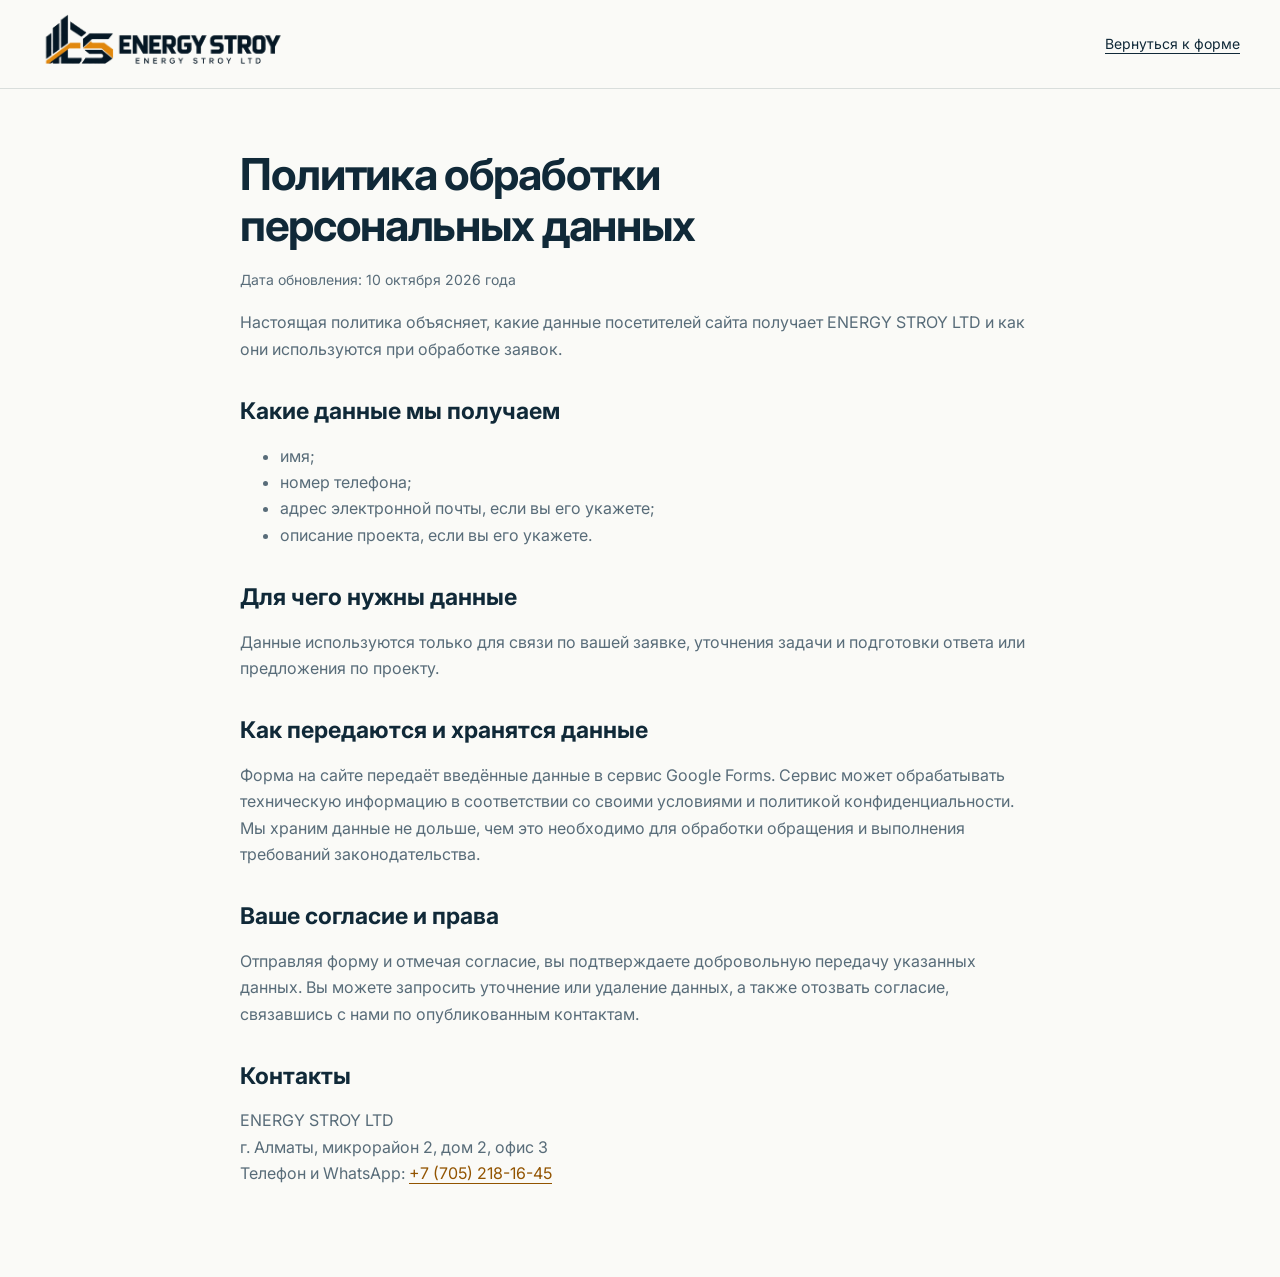
<file: privacy.html>
<!DOCTYPE html>
<html lang="ru">
<head>
    <meta charset="UTF-8">
    <meta name="viewport" content="width=device-width, initial-scale=1.0, viewport-fit=cover">
    <meta name="description" content="Политика обработки персональных данных ENERGY STROY LTD.">
    <meta name="theme-color" content="#071d2d">
    <link rel="canonical" href="https://kazakbayzhanibek.github.io/mag.ingi/privacy.html">
    <link rel="icon" type="image/png" href="energy-stroy-symbol.png">
    <link rel="stylesheet" href="style.css?v=11">
    <link rel="preconnect" href="https://fonts.googleapis.com">
    <link rel="preconnect" href="https://fonts.gstatic.com" crossorigin>
    <link href="https://fonts.googleapis.com/css2?family=Inter:wght@400;500;600;700;800&display=swap" rel="stylesheet">
    <title>Политика конфиденциальности — ENERGY STROY LTD</title>
</head>
<body class="privacy-page">
    <a class="skip-link" href="#privacy-content">Перейти к содержанию</a>
    <header class="privacy-header">
        <div class="container">
            <a href="./" class="brand-wordmark" aria-label="ENERGY STROY LTD — на главную">
                <span class="brand-logo-frame"><img src="energy-stroy-logo-v2.png" alt="ENERGY STROY LTD" class="brand-logo-image" width="2129" height="738"></span>
            </a>
            <a class="privacy-back" href="./#contact-form">Вернуться к форме</a>
        </div>
    </header>
    <main id="privacy-content" class="privacy-content">
        <article class="container privacy-article">
            <h1>Политика обработки персональных данных</h1>
            <p class="privacy-updated">Дата обновления: 10 октября 2026 года</p>

            <p>Настоящая политика объясняет, какие данные посетителей сайта получает ENERGY STROY LTD и как они используются при обработке заявок.</p>

            <h2>Какие данные мы получаем</h2>
            <ul>
                <li>имя;</li>
                <li>номер телефона;</li>
                <li>адрес электронной почты, если вы его укажете;</li>
                <li>описание проекта, если вы его укажете.</li>
            </ul>

            <h2>Для чего нужны данные</h2>
            <p>Данные используются только для связи по вашей заявке, уточнения задачи и подготовки ответа или предложения по проекту.</p>

            <h2>Как передаются и хранятся данные</h2>
            <p>Форма на сайте передаёт введённые данные в сервис Google Forms. Сервис может обрабатывать техническую информацию в соответствии со своими условиями и политикой конфиденциальности. Мы храним данные не дольше, чем это необходимо для обработки обращения и выполнения требований законодательства.</p>

            <h2>Ваше согласие и права</h2>
            <p>Отправляя форму и отмечая согласие, вы подтверждаете добровольную передачу указанных данных. Вы можете запросить уточнение или удаление данных, а также отозвать согласие, связавшись с нами по опубликованным контактам.</p>

            <h2>Контакты</h2>
            <p>ENERGY STROY LTD<br>г. Алматы, микрорайон 2, дом 2, офис 3<br>Телефон и WhatsApp: <a href="tel:+77052181645">+7 (705) 218-16-45</a></p>
        </article>
    </main>
</body>
</html>
</file>
<file: style.css>
/* ENERGY STROY LTD — navy, warm white and amber */
:root {
  --navy: #071d2d;
  --navy-soft: #102e42;
  --paper: #fafaf7;
  --white: #fff;
  --amber: #f5a012;
  --accent-dark: #925400;
  --text: #102938;
  --muted: #586c79;
  --line: #d9dedc;
  --header-height: 88px;
  --space-section: clamp(64px, 8vw, 112px);
}
* { box-sizing: border-box; }
html { scroll-behavior: smooth; scroll-padding-top: calc(var(--header-height) + 20px); }
body { margin: 0; background: var(--paper); color: var(--text); font-family: Inter, sans-serif; font-size: 16px; line-height: 1.65; -webkit-font-smoothing: antialiased; }
::selection { background: var(--amber); color: var(--navy); }
body { scrollbar-color: #7f8f98 var(--paper); }
a { color: inherit; text-decoration: none; text-underline-offset: 4px; }
button, input, textarea { font: inherit; }
button, a, input, textarea { -webkit-tap-highlight-color: transparent; }
button { cursor: pointer; }
a:focus-visible, button:focus-visible, input:focus-visible, textarea:focus-visible { outline: 3px solid #ba7200; outline-offset: 5px; }
h1, h2, h3, p { margin: 0; }
h1, h2, h3 { line-height: 1.15; text-wrap: balance; }
img { display: block; max-width: 100%; }
svg { flex-shrink: 0; vertical-align: middle; }
.container { width: min(1200px, calc(100% - 80px)); margin-inline: auto; }
section:not(.hero) { padding-block: var(--space-section); }
.skip-link { position: fixed; top: 8px; left: 12px; z-index: 100; padding: 12px 20px; background: var(--amber); color: var(--navy); transform: translateY(-160%); }
.skip-link:focus { transform: translateY(0); }
.site-header { position: sticky; top: 0; z-index: 30; background: var(--paper); border-bottom: 1px solid var(--line); }
.navbar .container { min-height: var(--header-height); display: flex; align-items: center; gap: 30px; }
.brand-wordmark { display: inline-flex; flex-shrink: 0; }
.brand-logo-frame { display: block; width: 250px; }
.brand-logo-image { width: 100%; height: auto; }
.nav-links { display: flex; gap: 25px; list-style: none; margin: 0 0 0 auto; padding: 0; }
.nav-links a { display: block; padding-block: 12px; font-size: 14px; font-weight: 600; white-space: nowrap; border-bottom: 2px solid transparent; }
.nav-links a:hover, .nav-links a.active { color: var(--accent-dark); border-color: var(--amber); }
.nav-cta { display: inline-flex; align-items: center; justify-content: center; gap: 10px; min-height: 46px; padding: 10px 18px; background: var(--navy); color: white; font-size: 14px; font-weight: 600; white-space: nowrap; transition: background .2s; }
.nav-cta:hover { background: #1d4157; }
.mobile-toggle { display: none; width: 46px; height: 46px; border: 1px solid var(--line); background: transparent; align-items: center; justify-content: center; flex-direction: column; gap: 5px; }
.mobile-toggle span { width: 20px; height: 2px; background: var(--navy); transition: transform .2s, opacity .2s; }
.mobile-toggle[aria-expanded="true"] span:nth-child(1) { transform: translateY(7px) rotate(45deg); }
.mobile-toggle[aria-expanded="true"] span:nth-child(2) { opacity: 0; }
.mobile-toggle[aria-expanded="true"] span:nth-child(3) { transform: translateY(-7px) rotate(-45deg); }
.hero { position: relative; isolation: isolate; color: white; background: var(--navy); min-height: min(720px, calc(100svh - var(--header-height))); display: flex; align-items: center; padding-block: clamp(60px, 8vw, 112px); }
.hero-image, .hero-overlay { position: absolute; inset: 0; width: 100%; height: 100%; z-index: -1; }
.hero-image { object-fit: cover; object-position: center 44%; }
.hero-overlay { background: linear-gradient(90deg, rgba(7,29,45,.95) 0%, rgba(7,29,45,.85) 44%, rgba(7,29,45,.3) 100%); }
.hero-content { width: min(1200px, calc(100% - 80px)); margin-inline: auto; }
.hero-title { max-width: 900px; font-size: clamp(40px, 4.8vw, 68px); font-weight: 700; letter-spacing: -.035em; }
.accent { color: var(--accent-dark); }
.hero .accent, .contact-form-section .accent { color: var(--amber); }
.hero-desc { max-width: 620px; margin-top: 28px; font-size: 18px; line-height: 1.65; color: #e0e7eb; }
.hero-buttons { display: flex; flex-wrap: wrap; gap: 16px; margin-top: 36px; }
.btn { display: inline-flex; justify-content: center; align-items: center; gap: 12px; min-height: 54px; padding: 15px 25px; font-size: 16px; font-weight: 600; border: 1px solid transparent; transition: background .2s, color .2s; }
.btn-primary { background: var(--amber); color: var(--navy); }
.btn-primary:hover { background: #ffb536; }
.btn-outline { color: white; border-color: #a4b1b9; }
.btn-outline:hover { background: white; color: var(--navy); }
.btn-full { width: 100%; }
.btn:disabled { cursor: not-allowed; opacity: .55; }
.section-header { max-width: 760px; margin-bottom: 44px; }
.section-title, .form-info h2 { font-size: clamp(32px, 3.5vw, 48px); font-weight: 650; letter-spacing: -.03em; }
.section-desc { margin-top: 18px; color: var(--muted); font-size: 18px; }
.about-layout { display: grid; grid-template-columns: 1.2fr 1fr; gap: 90px; align-items: start; }
.about-text { margin-top: 24px; max-width: 65ch; color: var(--muted); }
.about-right { display: grid; }
.about-card { display: grid; grid-template-columns: 32px 1fr; gap: 6px 18px; border-bottom: 1px solid var(--line); padding: 22px 0; }
.about-card:first-child { padding-top: 0; }
.about-card-icon { grid-row: span 2; color: var(--accent-dark); }
.about-card-value { font-size: 18px; font-weight: 650; line-height: 1.45; }
.about-card-label { color: var(--muted); font-size: 14px; }
.services { background: #f0f2ef; }
.services-grid { display: grid; grid-template-columns: repeat(3, minmax(0, 1fr)); gap: 40px 36px; }
.service-card { min-width: 0; }
.service-image { width: 100%; height: auto; aspect-ratio: 8 / 5; object-fit: cover; background: #d9dedc; margin-bottom: 24px; }
.service-photo-note { grid-column: 1 / -1; color: var(--muted); font-size: 14px; margin-top: 4px; }
.service-card h3 { font-size: 23px; letter-spacing: -.025em; min-height: 56px; }
.service-list { display: grid; gap: 12px; margin-top: 22px; color: var(--muted); }
.service-list span { display: block; padding-left: 16px; position: relative; }
.service-list span::before { content: ""; position: absolute; width: 5px; height: 5px; border-radius: 50%; background: var(--accent-dark); left: 0; top: .65em; }
.clients-grid { display: grid; grid-template-columns: repeat(5, minmax(0, 1fr)); border-top: 1px solid var(--line); }
.client-name { display: flex; align-items: center; min-height: 112px; padding: 20px 20px 20px 0; border-bottom: 1px solid var(--line); font-weight: 650; font-size: 18px; line-height: 1.4; overflow-wrap: anywhere; }
.client-name-more { color: var(--muted); font-weight: 400; }
.contacts { background: #edf0ef; }
.contacts-layout { display: grid; grid-template-columns: .85fr 1.4fr; gap: 60px; align-items: start; }
.contact-items { display: grid; gap: 32px; }
.contact-item { display: flex; gap: 18px; align-items: flex-start; }
.contact-icon { color: var(--accent-dark); padding-top: 4px; }
.contact-label { display: block; color: var(--muted); margin-bottom: 8px; font-size: 14px; }
.contact-value { font-size: 19px; font-weight: 550; }
a.contact-value:hover { text-decoration: underline; }
.contacts-map { min-width: 0; }
#map { background: white; }
#map iframe { width: 100%; height: 340px; display: block; border: 0; }
.map-card { display: flex; align-items: center; padding: 20px 24px; gap: 16px; }
.map-pin { color: var(--accent-dark); }
.map-address { flex: 1; }
.map-address span, .map-address small { display: block; font-size: 14px; color: var(--muted); }
.map-address strong { font-weight: 550; }
.map-link { display: inline-flex; align-items: center; gap: 8px; min-height: 44px; font-size: 14px; font-weight: 600; color: var(--accent-dark); }
.map-link:hover { text-decoration: underline; }
.contact-form-section { background: var(--navy); color: white; }
.form-layout { display: grid; grid-template-columns: .85fr 1.15fr; gap: 90px; align-items: start; }
.form-info p { max-width: 36ch; color: #c3d2db; margin-top: 24px; }
.form-phone { display: block; margin-top: 36px; font-size: clamp(22px, 2.3vw, 30px); font-weight: 600; white-space: nowrap; }
.form-whatsapp { display: inline-flex; padding-block: 12px; color: #f8bd54; text-decoration: underline; }
.form-row { display: grid; grid-template-columns: 1fr 1fr; gap: 18px; }
.form-field { margin-bottom: 20px; min-width: 0; }
.form-field label { display: block; font-size: 14px; margin-bottom: 8px; font-weight: 550; }
.field-optional { font-weight: 400; color: #b6c8d3; margin-left: 4px; }
input:not([type="checkbox"]), textarea { display: block; width: 100%; padding: 13px 15px; color: var(--navy); background: #f7f9fa; border: 1px solid #a4b8c6; border-radius: 4px; min-height: 50px; caret-color: var(--navy); }
input::placeholder, textarea::placeholder { color: #5b6e7b; opacity: 1; }
textarea { resize: vertical; min-height: 124px; }
input:user-invalid, textarea:user-invalid { border: 2px solid #c5382c; }
.form-consent { display: flex; align-items: flex-start; gap: 12px; font-size: 14px; color: #d2dee5; padding-block: 4px; }
.form-consent input { width: 20px; height: 20px; flex-shrink: 0; margin: 3px 0 0; accent-color: var(--amber); }
.form-consent a { text-decoration: underline; }
.form-note { font-size: 14px; color: #b6c8d3; margin: 16px 0 24px; }
.form-error { color: #ffd0c9; margin-bottom: 16px; }
.form-error:empty { display: none; }
.footer { background: #e9edea; padding-top: 54px; }
.footer-top { display: grid; grid-template-columns: 1.4fr .7fr .9fr 1fr; gap: 36px; padding-bottom: 44px; }
.footer-brand .brand-logo-frame { width: min(250px, 100%); }
.footer-brand p { color: var(--muted); margin-top: 16px; font-size: 14px; max-width: 34ch; }
.footer h3 { font-size: 16px; margin: 12px 0 16px; }
.footer-links a, .footer-contacts a, .footer-contacts span { display: block; font-size: 14px; color: var(--muted); padding-block: 5px; }
.footer-links a:hover, .footer-contacts a:hover { color: var(--accent-dark); text-decoration: underline; }
.footer-bottom { border-top: 1px solid #cbd4ce; padding: 22px 80px 28px 0; color: var(--muted); font-size: 13px; }
.whatsapp-btn { position: fixed; right: 24px; bottom: 24px; width: 54px; height: 54px; display: grid; place-items: center; border-radius: 50%; background: #08783b; box-shadow: 0 6px 18px #071d2d26; z-index: 25; transition: background .2s; }
.whatsapp-btn:hover { background: #095e32; }
.back-to-top { position: fixed; right: 29px; bottom: 91px; display: none; place-items: center; width: 44px; height: 44px; border: 1px solid #b9c6cd; background: var(--paper); color: var(--navy); z-index: 25; }
.back-to-top.visible { display: grid; }
.privacy-header { background: var(--paper); border-bottom: 1px solid var(--line); }
.privacy-header .container { display: flex; align-items: center; justify-content: space-between; gap: 20px; min-height: 88px; }
.privacy-back { font-size: 14px; text-decoration: underline; }
.privacy-content { padding: 60px 0 90px; }
.privacy-article { max-width: 800px; }
.privacy-article h1 { font-size: clamp(30px, 4vw, 44px); letter-spacing: -.03em; }
.privacy-article h2 { margin-top: 36px; font-size: 23px; }
.privacy-article p, .privacy-article ul { margin-top: 18px; color: var(--muted); }
.privacy-article a { color: var(--accent-dark); text-decoration: underline; }
.privacy-updated { font-size: 14px; }
@media (max-width: 1100px) {
  :root { --header-height: 78px; }
  .navbar .container { gap: 18px; }
  .brand-logo-frame { width: 215px; }
  .nav-links { gap: 16px; }
  .nav-cta { padding-inline: 14px; }
  .about-layout, .form-layout { gap: 48px; }
  .contacts-layout { gap: 36px; }
  .map-card { flex-wrap: wrap; }
  .map-link { margin-left: 38px; }
}
@media (max-width: 1024px) {
  .navbar .container { flex-wrap: wrap; }
  .nav-cta { margin-left: auto; }
  .mobile-toggle { display: flex; }
  .nav-links { width: 100%; order: 4; display: grid; grid-template-columns: repeat(5, 1fr); gap: 10px; padding-bottom: 12px; }
  .js .nav-links { display: none; }
  .js .nav-links.open { display: grid; }
  .services-grid { grid-template-columns: repeat(2, minmax(0, 1fr)); }
  .clients-grid { grid-template-columns: repeat(3, minmax(0, 1fr)); }
  .contacts-layout { grid-template-columns: 1fr; }
  .contact-items { grid-template-columns: 1fr 1fr; }
  .map-link { margin-left: auto; }
  .footer-top { grid-template-columns: 1.5fr 1fr; }
}
@media (max-width: 640px) {
  :root { --header-height: 72px; }
  .container, .hero-content { width: calc(100% - 40px); }
  .brand-logo-frame { width: 210px; }
  .nav-cta { display: none; }
  .mobile-toggle { margin-left: auto; }
  .nav-links, .js .nav-links.open { grid-template-columns: 1fr; gap: 0; padding-bottom: 16px; }
  .nav-links a { font-size: 16px; padding: 10px 0; }
  .hero { min-height: 0; padding-block: 66px; }
  .hero-title { font-size: clamp(34px, 8.5vw, 48px); }
  .hero-overlay { background: rgba(7,29,45,.84); }
  .hero-image { object-position: 62% center; }
  .hero-desc { font-size: 16px; margin-top: 24px; }
  .hero-buttons { display: grid; gap: 12px; margin-top: 30px; max-width: 380px; }
  .section-header { margin-bottom: 32px; }
  .section-desc { font-size: 16px; }
  .about-layout, .form-layout { grid-template-columns: 1fr; gap: 36px; }
  .about-right { grid-template-columns: 1fr; }
  .about-card { padding-block: 18px; }
  .about-card:first-child { padding-top: 18px; border-top: 1px solid var(--line); }
  .services-grid { grid-template-columns: 1fr; gap: 30px; }
  .service-image { margin-bottom: 20px; }
  .service-card h3 { min-height: 0; font-size: 24px; max-width: 28ch; }
  .service-list { margin-top: 16px; gap: 8px; }
  .clients-grid { grid-template-columns: repeat(2, minmax(0, 1fr)); }
  .client-name { min-height: 96px; font-size: 16px; }
  .contact-items { grid-template-columns: 1fr; gap: 24px; }
  .contact-value { font-size: 18px; }
  #map iframe { height: 280px; }
  .map-card { padding: 18px; gap: 12px; }
  .map-pin { display: none; }
  .map-address { flex-basis: 100%; }
  .map-link { margin-left: 0; }
  .form-row { grid-template-columns: 1fr; gap: 0; }
  .form-phone { margin-top: 24px; }
  .footer-top { grid-template-columns: 1fr 1fr; gap: 24px; }
  .footer-brand, .footer-contacts { grid-column: 1 / -1; }
  .footer-brand p { max-width: 40ch; }
  .whatsapp-btn { right: 16px; bottom: max(16px, env(safe-area-inset-bottom)); width: 50px; height: 50px; }
  .back-to-top { right: 19px; bottom: 80px; }
  .privacy-header .container { flex-wrap: wrap; padding-block: 16px; gap: 6px; }
  .privacy-back { min-height: 44px; display: flex; align-items: center; }
}
@media (prefers-reduced-motion: reduce) {
  html { scroll-behavior: auto; }
  *, *::before, *::after { transition: none !important; }
}
</file>
